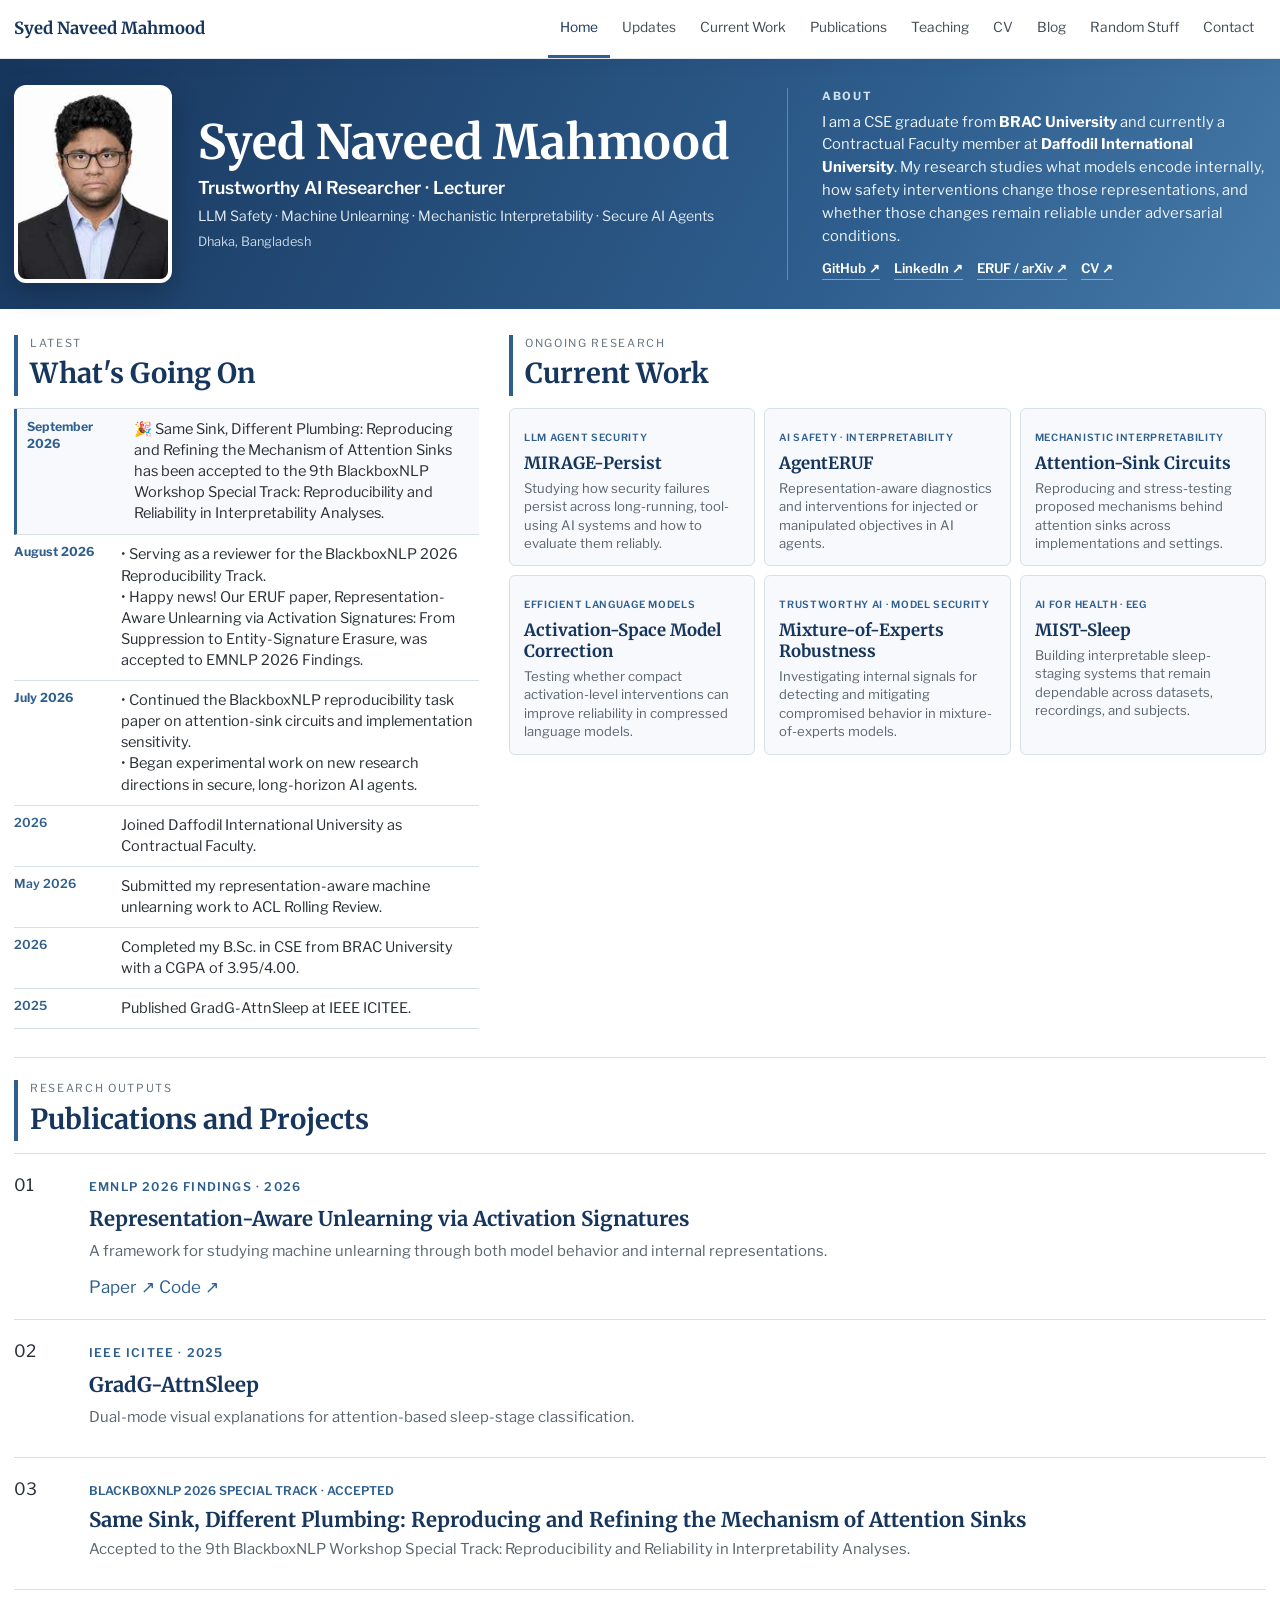
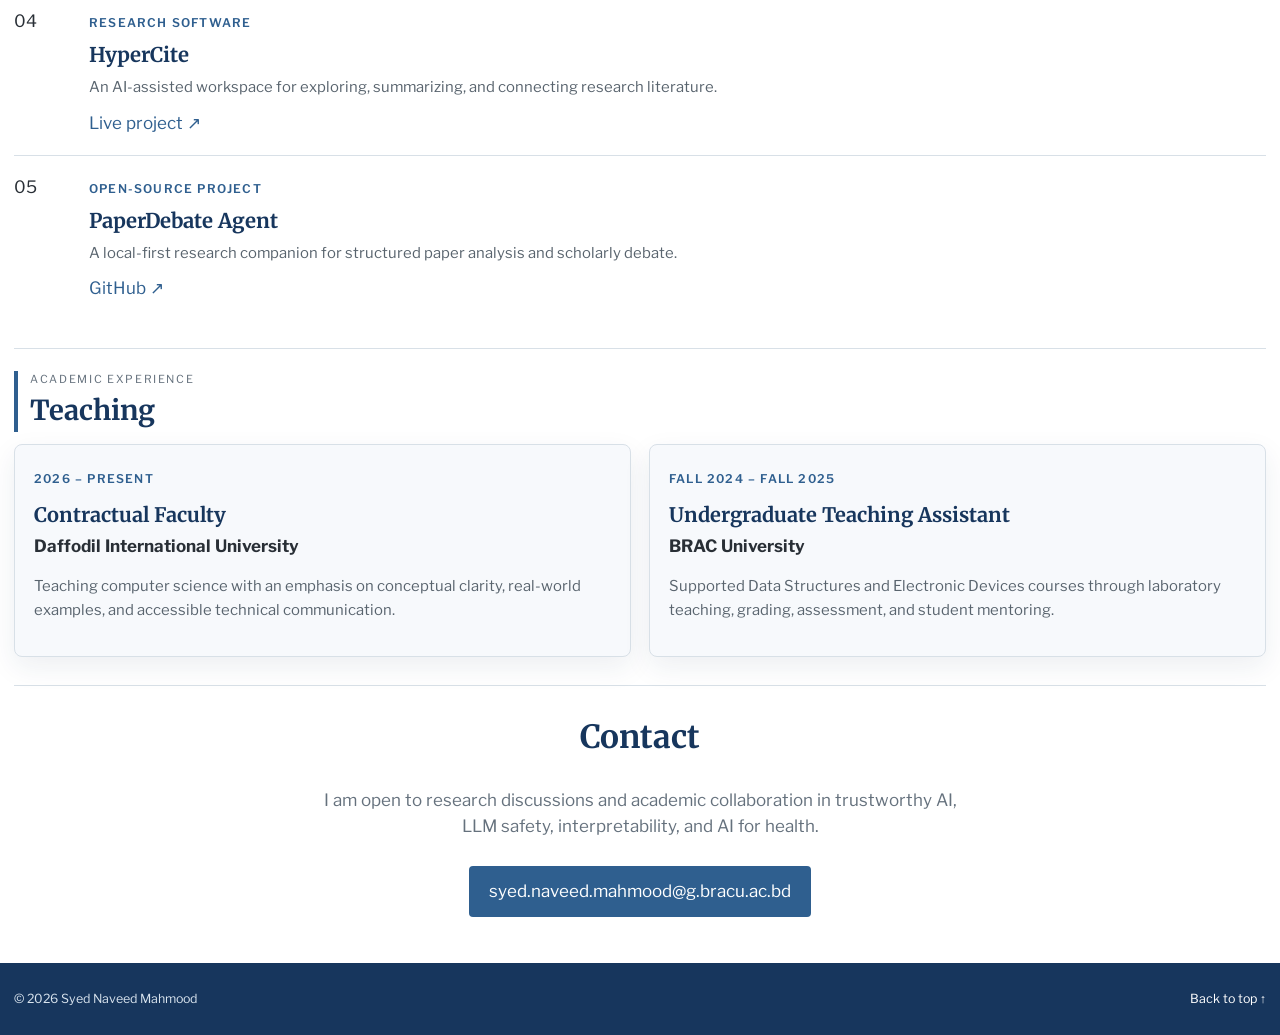
<file: index.html>
<!doctype html>
<html lang="en">
<head>
  <meta charset="utf-8">
  <meta name="viewport" content="width=device-width, initial-scale=1">
  <meta name="description" content="Syed Naveed Mahmood: trustworthy AI researcher and lecturer working on LLM safety, machine unlearning, interpretability, secure AI agents, and AI for health.">
  <title>Syed Naveed Mahmood | Trustworthy AI Researcher</title>
  <link rel="preconnect" href="https://fonts.googleapis.com">
  <link rel="preconnect" href="https://fonts.gstatic.com" crossorigin>
  <link href="https://fonts.googleapis.com/css2?family=Libre+Franklin:wght@400;500;600;700&family=Merriweather:wght@400;700&display=swap" rel="stylesheet">
  <link rel="stylesheet" href="styles.css?v=20260727a">
  <link rel="stylesheet" href="home.css?v=20260821c">
</head>
<body id="home">
  <a class="skip-link" href="#main">Skip to content</a>
  <header class="site-header">
    <div class="nav-wrap">
      <a class="site-name" href="#home">Syed Naveed Mahmood</a>
      <nav aria-label="Primary navigation">
        <a href="#home" aria-current="page">Home</a><a href="#updates">Updates</a><a href="#current-work">Current Work</a><a href="#publications">Publications</a><a href="#teaching">Teaching</a><a href="cv.html">CV</a><a href="blog.html">Blog</a><a href="random.html">Random Stuff</a><a href="#contact">Contact</a>
      </nav>
    </div>
  </header>

  <section class="banner" aria-label="Profile introduction">
    <div class="banner-overlay">
      <div class="page-width hero-grid">
        <div class="identity">
          <img class="profile-photo" src="[data-uri]" alt="Portrait of Syed Naveed Mahmood" width="158" height="198" decoding="async">
          <div>
            <h1>Syed Naveed Mahmood</h1>
            <p>Trustworthy AI Researcher · Lecturer</p>
            <span>LLM Safety · Machine Unlearning · Mechanistic Interpretability · Secure AI Agents</span>
            <span class="identity-location">Dhaka, Bangladesh</span>
          </div>
        </div>

        <aside class="hero-about" aria-label="About Syed Naveed Mahmood">
          <p class="hero-kicker">About</p>
          <p>I am a CSE graduate from <strong>BRAC University</strong> and currently a Contractual Faculty member at <strong>Daffodil International University</strong>. My research studies what models encode internally, how safety interventions change those representations, and whether those changes remain reliable under adversarial conditions.</p>
          <div class="hero-links"><a href="https://github.com/SyedNaveedMahmood">GitHub ↗</a><a href="https://www.linkedin.com/in/syed-naveed-mahmood-64738b329">LinkedIn ↗</a><a href="https://arxiv.org/abs/2601.10566">ERUF / arXiv ↗</a><a href="cv.html">CV ↗</a></div>
        </aside>
      </div>
    </div>
  </section>

  <main id="main" class="page-width content">
    <section class="research-dashboard section-block">
      <div id="updates" class="dashboard-news anchor-section">
        <div class="section-title"><p>Latest</p><h2>What&apos;s Going On</h2></div>
        <div class="updates">
          <div><time>August 2026</time><p>🎉 Happy news! Our ERUF paper, <em>Representation-Aware Unlearning via Activation Signatures: From Suppression to Entity-Signature Erasure</em>, has been accepted to <strong>EMNLP 2026 Findings</strong>!</p></div>
          <div><time>July 2026</time><p>Continued the BlackboxNLP reproducibility task paper on attention-sink circuits and implementation sensitivity.</p></div>
          <div><time>July 2026</time><p>Began experimental work on new research directions in secure, long-horizon AI agents.</p></div>
          <div><time>2026</time><p>Joined Daffodil International University as Contractual Faculty.</p></div>
          <div><time>May 2026</time><p>Submitted my representation-aware machine unlearning work to ACL Rolling Review.</p></div>
          <div><time>2026</time><p>Completed my B.Sc. in CSE from BRAC University with a CGPA of 3.95/4.00.</p></div>
          <div><time>2025</time><p>Published GradG-AttnSleep at IEEE ICITEE.</p></div>
        </div>
      </div>

      <div id="current-work" class="dashboard-projects anchor-section">
        <div class="section-title"><p>Ongoing research</p><h2>Current Work</h2></div>
        <div class="current-grid">
          <article><span>LLM Agent Security</span><h3>MIRAGE-Persist</h3><p>Studying how security failures persist across long-running, tool-using AI systems and how to evaluate them reliably.</p></article>
          <article><span>AI Safety · Interpretability</span><h3>AgentERUF</h3><p>Representation-aware diagnostics and interventions for injected or manipulated objectives in AI agents.</p></article>
          <article><span>Mechanistic Interpretability</span><h3>Attention-Sink Circuits</h3><p>Reproducing and stress-testing proposed mechanisms behind attention sinks across implementations and settings.</p></article>
          <article><span>Efficient Language Models</span><h3>Activation-Space Model Correction</h3><p>Testing whether compact activation-level interventions can improve reliability in compressed language models.</p></article>
          <article><span>Trustworthy AI · Model Security</span><h3>Mixture-of-Experts Robustness</h3><p>Investigating internal signals for detecting and mitigating compromised behavior in mixture-of-experts models.</p></article>
          <article><span>AI for Health · EEG</span><h3>MIST-Sleep</h3><p>Building interpretable sleep-staging systems that remain dependable across datasets, recordings, and subjects.</p></article>
        </div>
      </div>
    </section>

    <section id="publications" class="section-block anchor-section">
      <div class="section-title"><p>Research outputs</p><h2>Publications and Projects</h2></div>
      <div class="publication-list">
        <article><div>01</div><div><small>EMNLP 2026 Findings · 2026</small><h3>Representation-Aware Unlearning via Activation Signatures</h3><p>A framework for studying machine unlearning through both model behavior and internal representations.</p><a href="https://arxiv.org/abs/2601.10566">Paper ↗</a> <a href="https://github.com/SyedNaveedMahmood/Representation-Aware-Unlearning-via-Activation-Signatures-ERUF">Code ↗</a></div></article>
        <article><div>02</div><div><small>IEEE ICITEE · 2025</small><h3>GradG-AttnSleep</h3><p>Dual-mode visual explanations for attention-based sleep-stage classification.</p></div></article>
        <article><div>03</div><div><small>BlackboxNLP Reproducibility Task · Paper in Progress</small><h3>Same Sink, Different Plumbing</h3><p>A reproduction and reliability analysis of a proposed GPT-2 attention-sink circuit.</p></div></article>
        <article><div>04</div><div><small>Research Software</small><h3>HyperCite</h3><p>An AI-assisted workspace for exploring, summarizing, and connecting research literature.</p><a href="https://hypercite.vercel.app/">Live project ↗</a></div></article>
        <article><div>05</div><div><small>Open-source Project</small><h3>PaperDebate Agent</h3><p>A local-first research companion for structured paper analysis and scholarly debate.</p><a href="https://github.com/SyedNaveedMahmood/PaperDebate-Agent">GitHub ↗</a></div></article>
      </div>
    </section>

    <section id="teaching" class="section-block anchor-section">
      <div class="section-title"><p>Academic experience</p><h2>Teaching</h2></div>
      <div class="teaching-grid">
        <article><small>2026 – Present</small><h3>Contractual Faculty</h3><strong>Daffodil International University</strong><p>Teaching computer science with an emphasis on conceptual clarity, real-world examples, and accessible technical communication.</p></article>
        <article><small>Fall 2024 – Fall 2025</small><h3>Undergraduate Teaching Assistant</h3><strong>BRAC University</strong><p>Supported Data Structures and Electronic Devices courses through laboratory teaching, grading, assessment, and student mentoring.</p></article>
      </div>
    </section>

    <section id="contact" class="contact section-block anchor-section"><h2>Contact</h2><p>I am open to research discussions and academic collaboration in trustworthy AI, LLM safety, interpretability, and AI for health.</p><a class="email-button" href="mailto:syed.naveed.mahmood@g.bracu.ac.bd">syed.naveed.mahmood@g.bracu.ac.bd</a></section>
  </main>

  <footer><div class="page-width"><p>© 2026 Syed Naveed Mahmood</p><a href="#home">Back to top ↑</a></div></footer>
</body>
</html>
</file>
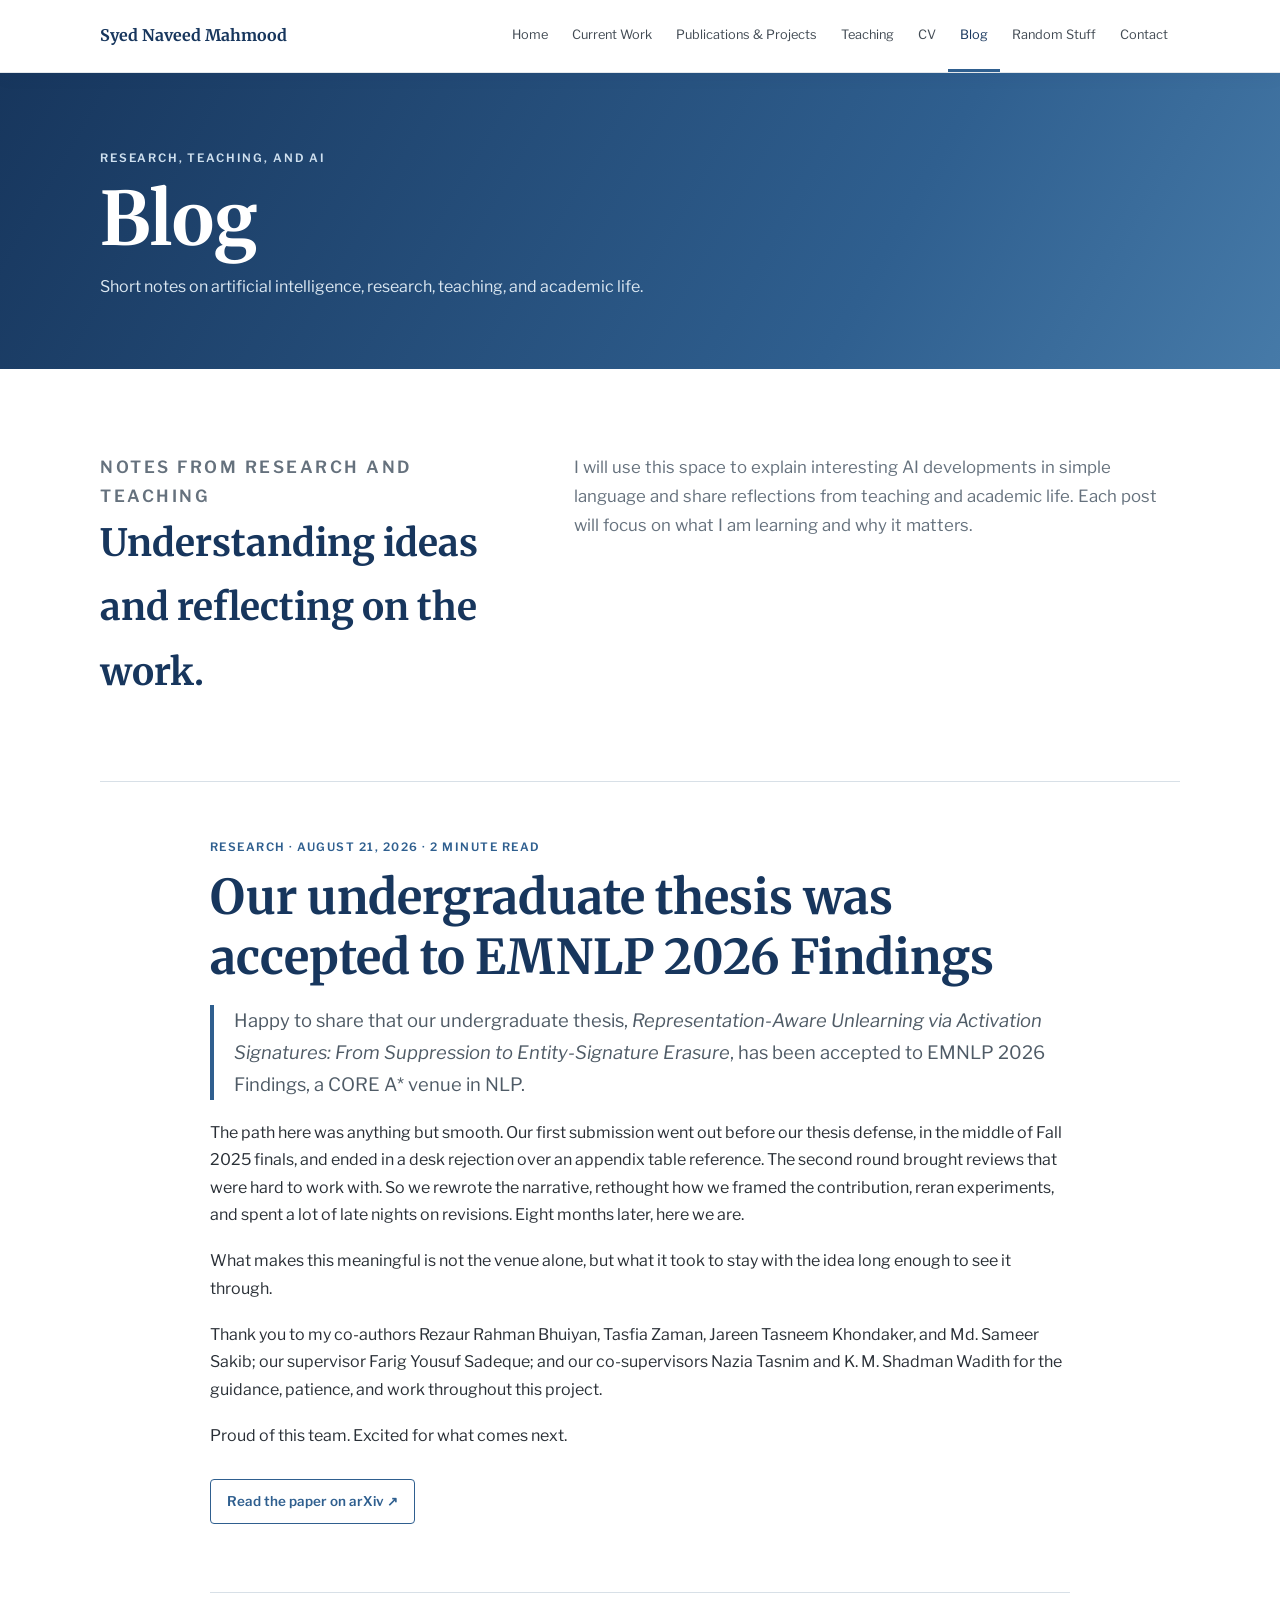
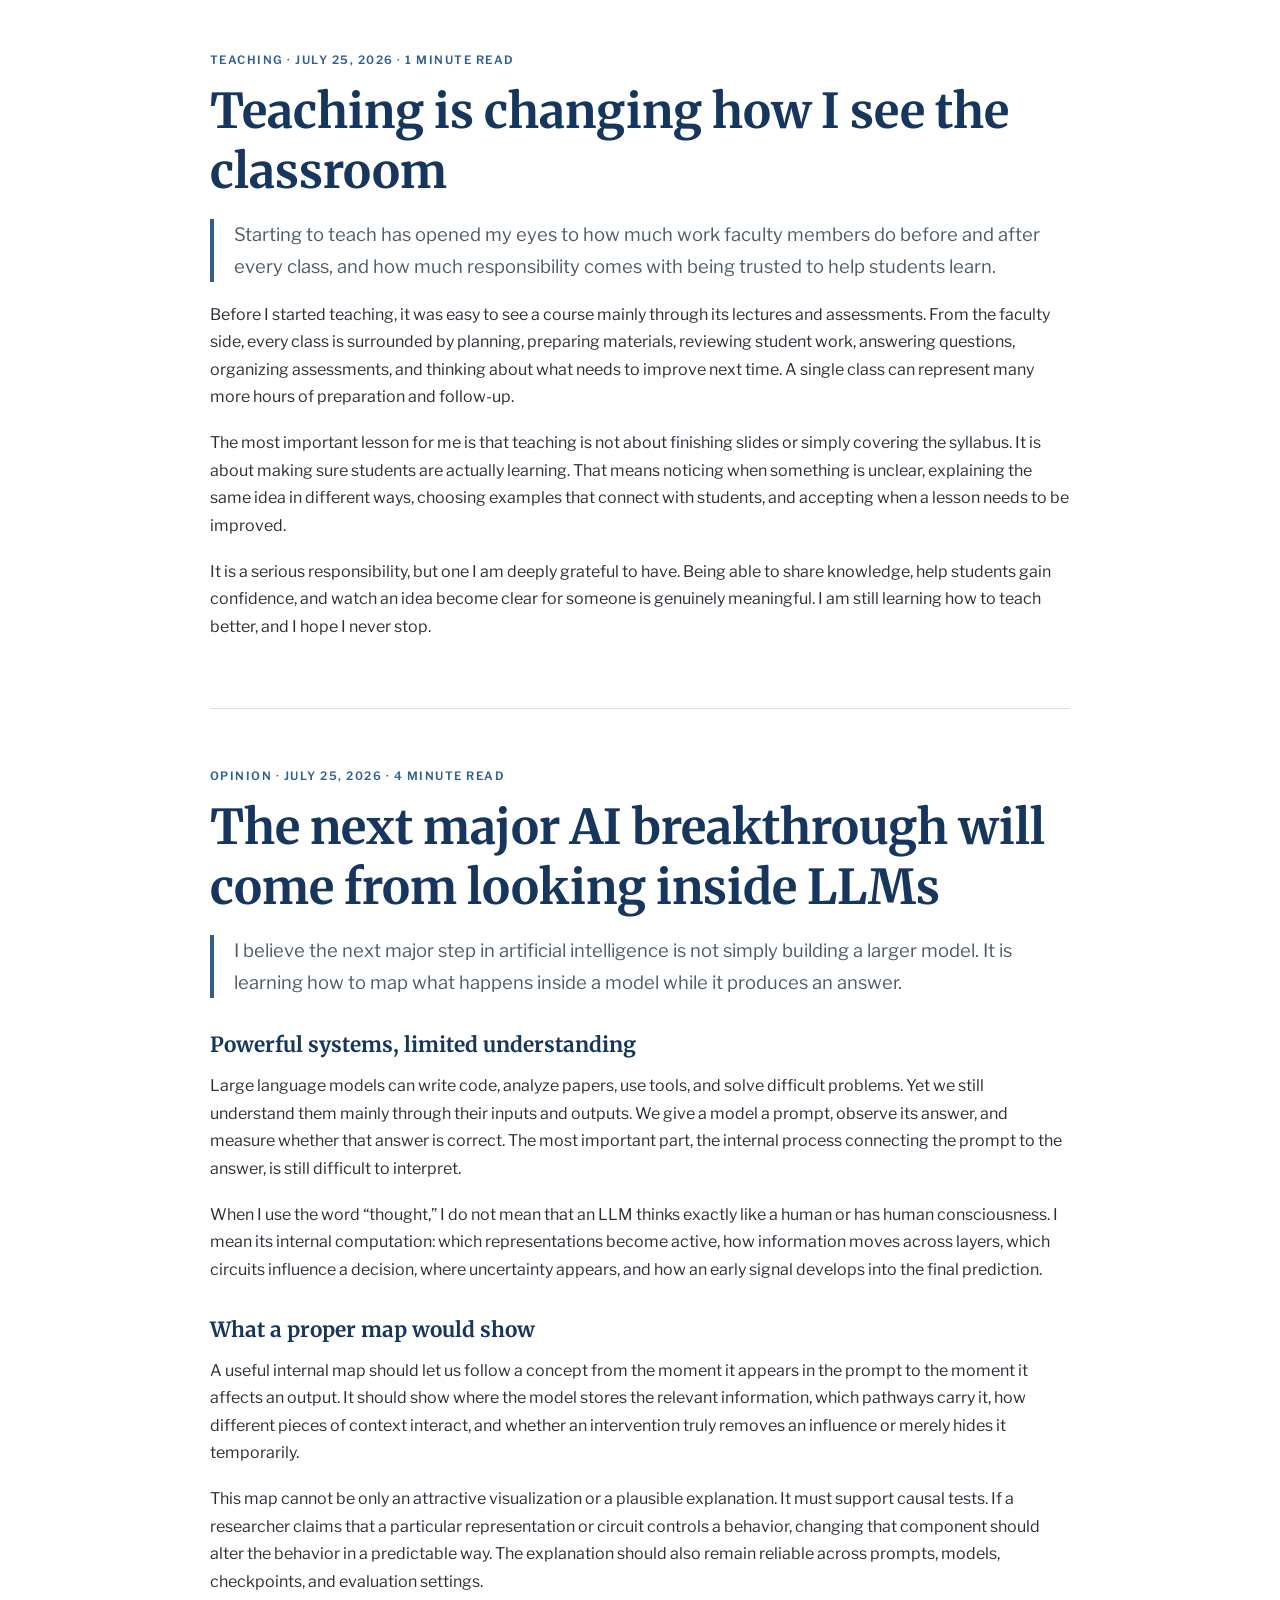
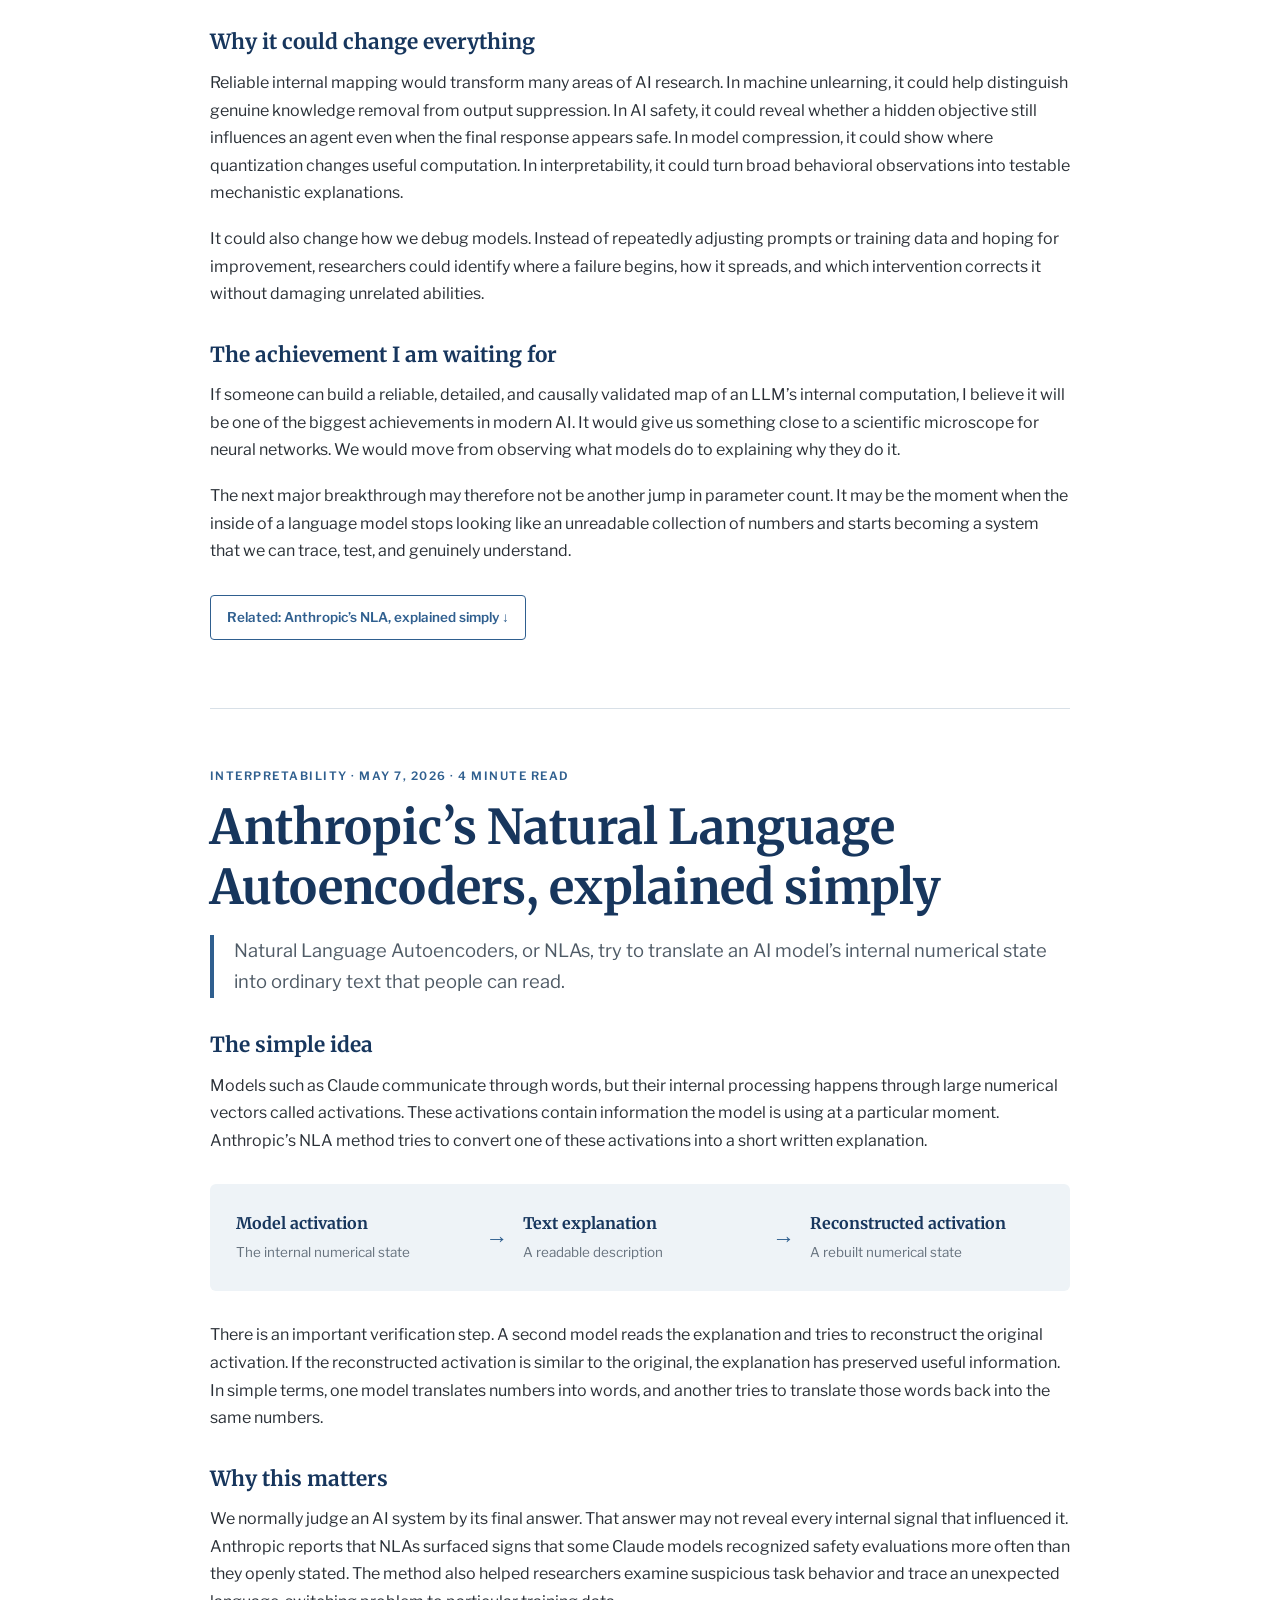
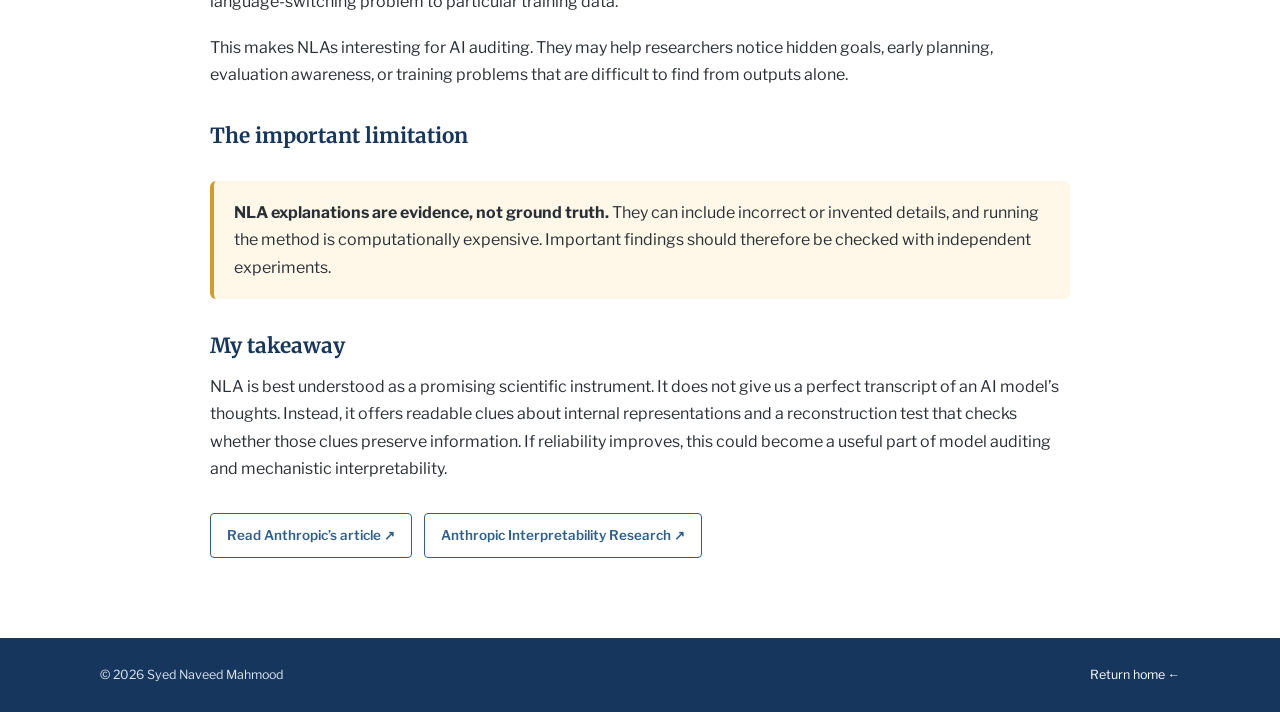
<file: blog.html>
<!doctype html>
<html lang="en">
<head>
  <meta charset="utf-8">
  <meta name="viewport" content="width=device-width, initial-scale=1">
  <meta name="description" content="Notes on AI research, teaching, and academic life by Syed Naveed Mahmood.">
  <title>AI Blog | Syed Naveed Mahmood</title>
  <link rel="preconnect" href="https://fonts.googleapis.com">
  <link rel="preconnect" href="https://fonts.gstatic.com" crossorigin>
  <link href="https://fonts.googleapis.com/css2?family=Libre+Franklin:wght@400;500;600;700&family=Merriweather:wght@400;700&display=swap" rel="stylesheet">
  <link rel="stylesheet" href="styles.css?v=20260727a">
</head>
<body>
  <header class="site-header">
    <div class="nav-wrap">
      <a class="site-name" href="index.html">Syed Naveed Mahmood</a>
      <nav aria-label="Primary navigation">
        <a href="index.html">Home</a>
        <a href="index.html#current-work">Current Work</a>
        <a href="index.html#publications">Publications &amp; Projects</a>
        <a href="index.html#teaching">Teaching</a>
        <a href="cv.html">CV</a>
        <a href="blog.html" aria-current="page">Blog</a>
        <a href="random.html">Random Stuff</a>
        <a href="index.html#contact">Contact</a>
      </nav>
    </div>
  </header>

  <section class="sub-banner">
    <div class="page-width">
      <p>Research, teaching, and AI</p>
      <h1>Blog</h1>
      <span>Short notes on artificial intelligence, research, teaching, and academic life.</span>
    </div>
  </section>

  <main class="page-width blog-page">
    <section class="blog-intro">
      <div>
        <p class="personal-kicker">Notes from research and teaching</p>
        <h2>Understanding ideas and reflecting on the work.</h2>
      </div>
      <p>I will use this space to explain interesting AI developments in simple language and share reflections from teaching and academic life. Each post will focus on what I am learning and why it matters.</p>
    </section>

    <article id="eruf-emnlp-2026" class="blog-post">
      <div class="post-meta">Research · August 21, 2026 · 2 minute read</div>
      <h2>Our undergraduate thesis was accepted to EMNLP 2026 Findings</h2>
      <p class="post-lead">Happy to share that our undergraduate thesis, <em>Representation-Aware Unlearning via Activation Signatures: From Suppression to Entity-Signature Erasure</em>, has been accepted to EMNLP 2026 Findings, a CORE A* venue in NLP.</p>

      <p>The path here was anything but smooth. Our first submission went out before our thesis defense, in the middle of Fall 2025 finals, and ended in a desk rejection over an appendix table reference. The second round brought reviews that were hard to work with. So we rewrote the narrative, rethought how we framed the contribution, reran experiments, and spent a lot of late nights on revisions. Eight months later, here we are.</p>

      <p>What makes this meaningful is not the venue alone, but what it took to stay with the idea long enough to see it through.</p>

      <p>Thank you to my co-authors Rezaur Rahman Bhuiyan, Tasfia Zaman, Jareen Tasneem Khondaker, and Md. Sameer Sakib; our supervisor Farig Yousuf Sadeque; and our co-supervisors Nazia Tasnim and K. M. Shadman Wadith for the guidance, patience, and work throughout this project.</p>

      <p>Proud of this team. Excited for what comes next.</p>

      <div class="source-links">
        <a href="https://arxiv.org/abs/2601.10566" target="_blank" rel="noreferrer">Read the paper on arXiv ↗</a>
      </div>
    </article>

    <article id="learning-to-teach" class="blog-post">
      <div class="post-meta">Teaching · July 25, 2026 · 1 minute read</div>
      <h2>Teaching is changing how I see the classroom</h2>
      <p class="post-lead">Starting to teach has opened my eyes to how much work faculty members do before and after every class, and how much responsibility comes with being trusted to help students learn.</p>

      <p>Before I started teaching, it was easy to see a course mainly through its lectures and assessments. From the faculty side, every class is surrounded by planning, preparing materials, reviewing student work, answering questions, organizing assessments, and thinking about what needs to improve next time. A single class can represent many more hours of preparation and follow-up.</p>

      <p>The most important lesson for me is that teaching is not about finishing slides or simply covering the syllabus. It is about making sure students are actually learning. That means noticing when something is unclear, explaining the same idea in different ways, choosing examples that connect with students, and accepting when a lesson needs to be improved.</p>

      <p>It is a serious responsibility, but one I am deeply grateful to have. Being able to share knowledge, help students gain confidence, and watch an idea become clear for someone is genuinely meaningful. I am still learning how to teach better, and I hope I never stop.</p>
    </article>

    <article id="inside-llm-thoughts" class="blog-post">
      <div class="post-meta">Opinion · July 25, 2026 · 4 minute read</div>
      <h2>The next major AI breakthrough will come from looking inside LLMs</h2>
      <p class="post-lead">I believe the next major step in artificial intelligence is not simply building a larger model. It is learning how to map what happens inside a model while it produces an answer.</p>

      <h3>Powerful systems, limited understanding</h3>
      <p>Large language models can write code, analyze papers, use tools, and solve difficult problems. Yet we still understand them mainly through their inputs and outputs. We give a model a prompt, observe its answer, and measure whether that answer is correct. The most important part, the internal process connecting the prompt to the answer, is still difficult to interpret.</p>

      <p>When I use the word “thought,” I do not mean that an LLM thinks exactly like a human or has human consciousness. I mean its internal computation: which representations become active, how information moves across layers, which circuits influence a decision, where uncertainty appears, and how an early signal develops into the final prediction.</p>

      <h3>What a proper map would show</h3>
      <p>A useful internal map should let us follow a concept from the moment it appears in the prompt to the moment it affects an output. It should show where the model stores the relevant information, which pathways carry it, how different pieces of context interact, and whether an intervention truly removes an influence or merely hides it temporarily.</p>

      <p>This map cannot be only an attractive visualization or a plausible explanation. It must support causal tests. If a researcher claims that a particular representation or circuit controls a behavior, changing that component should alter the behavior in a predictable way. The explanation should also remain reliable across prompts, models, checkpoints, and evaluation settings.</p>

      <h3>Why it could change everything</h3>
      <p>Reliable internal mapping would transform many areas of AI research. In machine unlearning, it could help distinguish genuine knowledge removal from output suppression. In AI safety, it could reveal whether a hidden objective still influences an agent even when the final response appears safe. In model compression, it could show where quantization changes useful computation. In interpretability, it could turn broad behavioral observations into testable mechanistic explanations.</p>

      <p>It could also change how we debug models. Instead of repeatedly adjusting prompts or training data and hoping for improvement, researchers could identify where a failure begins, how it spreads, and which intervention corrects it without damaging unrelated abilities.</p>

      <h3>The achievement I am waiting for</h3>
      <p>If someone can build a reliable, detailed, and causally validated map of an LLM’s internal computation, I believe it will be one of the biggest achievements in modern AI. It would give us something close to a scientific microscope for neural networks. We would move from observing what models do to explaining why they do it.</p>

      <p>The next major breakthrough may therefore not be another jump in parameter count. It may be the moment when the inside of a language model stops looking like an unreadable collection of numbers and starts becoming a system that we can trace, test, and genuinely understand.</p>

      <div class="source-links">
        <a href="#nla">Related: Anthropic’s NLA, explained simply ↓</a>
      </div>
    </article>

    <article id="nla" class="blog-post">
      <div class="post-meta">Interpretability · May 7, 2026 · 4 minute read</div>
      <h2>Anthropic’s Natural Language Autoencoders, explained simply</h2>
      <p class="post-lead">Natural Language Autoencoders, or NLAs, try to translate an AI model’s internal numerical state into ordinary text that people can read.</p>

      <h3>The simple idea</h3>
      <p>Models such as Claude communicate through words, but their internal processing happens through large numerical vectors called activations. These activations contain information the model is using at a particular moment. Anthropic’s NLA method tries to convert one of these activations into a short written explanation.</p>

      <div class="nla-flow" aria-label="Natural Language Autoencoder process">
        <div><strong>Model activation</strong><span>The internal numerical state</span></div>
        <div class="flow-arrow">→</div>
        <div><strong>Text explanation</strong><span>A readable description</span></div>
        <div class="flow-arrow">→</div>
        <div><strong>Reconstructed activation</strong><span>A rebuilt numerical state</span></div>
      </div>

      <p>There is an important verification step. A second model reads the explanation and tries to reconstruct the original activation. If the reconstructed activation is similar to the original, the explanation has preserved useful information. In simple terms, one model translates numbers into words, and another tries to translate those words back into the same numbers.</p>

      <h3>Why this matters</h3>
      <p>We normally judge an AI system by its final answer. That answer may not reveal every internal signal that influenced it. Anthropic reports that NLAs surfaced signs that some Claude models recognized safety evaluations more often than they openly stated. The method also helped researchers examine suspicious task behavior and trace an unexpected language-switching problem to particular training data.</p>

      <p>This makes NLAs interesting for AI auditing. They may help researchers notice hidden goals, early planning, evaluation awareness, or training problems that are difficult to find from outputs alone.</p>

      <h3>The important limitation</h3>
      <div class="post-note"><strong>NLA explanations are evidence, not ground truth.</strong> They can include incorrect or invented details, and running the method is computationally expensive. Important findings should therefore be checked with independent experiments.</div>

      <h3>My takeaway</h3>
      <p>NLA is best understood as a promising scientific instrument. It does not give us a perfect transcript of an AI model’s thoughts. Instead, it offers readable clues about internal representations and a reconstruction test that checks whether those clues preserve information. If reliability improves, this could become a useful part of model auditing and mechanistic interpretability.</p>

      <div class="source-links">
        <a href="https://www.anthropic.com/research/natural-language-autoencoders" target="_blank" rel="noreferrer">Read Anthropic’s article ↗</a>
        <a href="https://www.anthropic.com/research/team/interpretability" target="_blank" rel="noreferrer">Anthropic Interpretability Research ↗</a>
      </div>
    </article>
  </main>

  <footer><div class="page-width"><p>© 2026 Syed Naveed Mahmood</p><a href="index.html">Return home ←</a></div></footer>
</body>
</html>
</file>
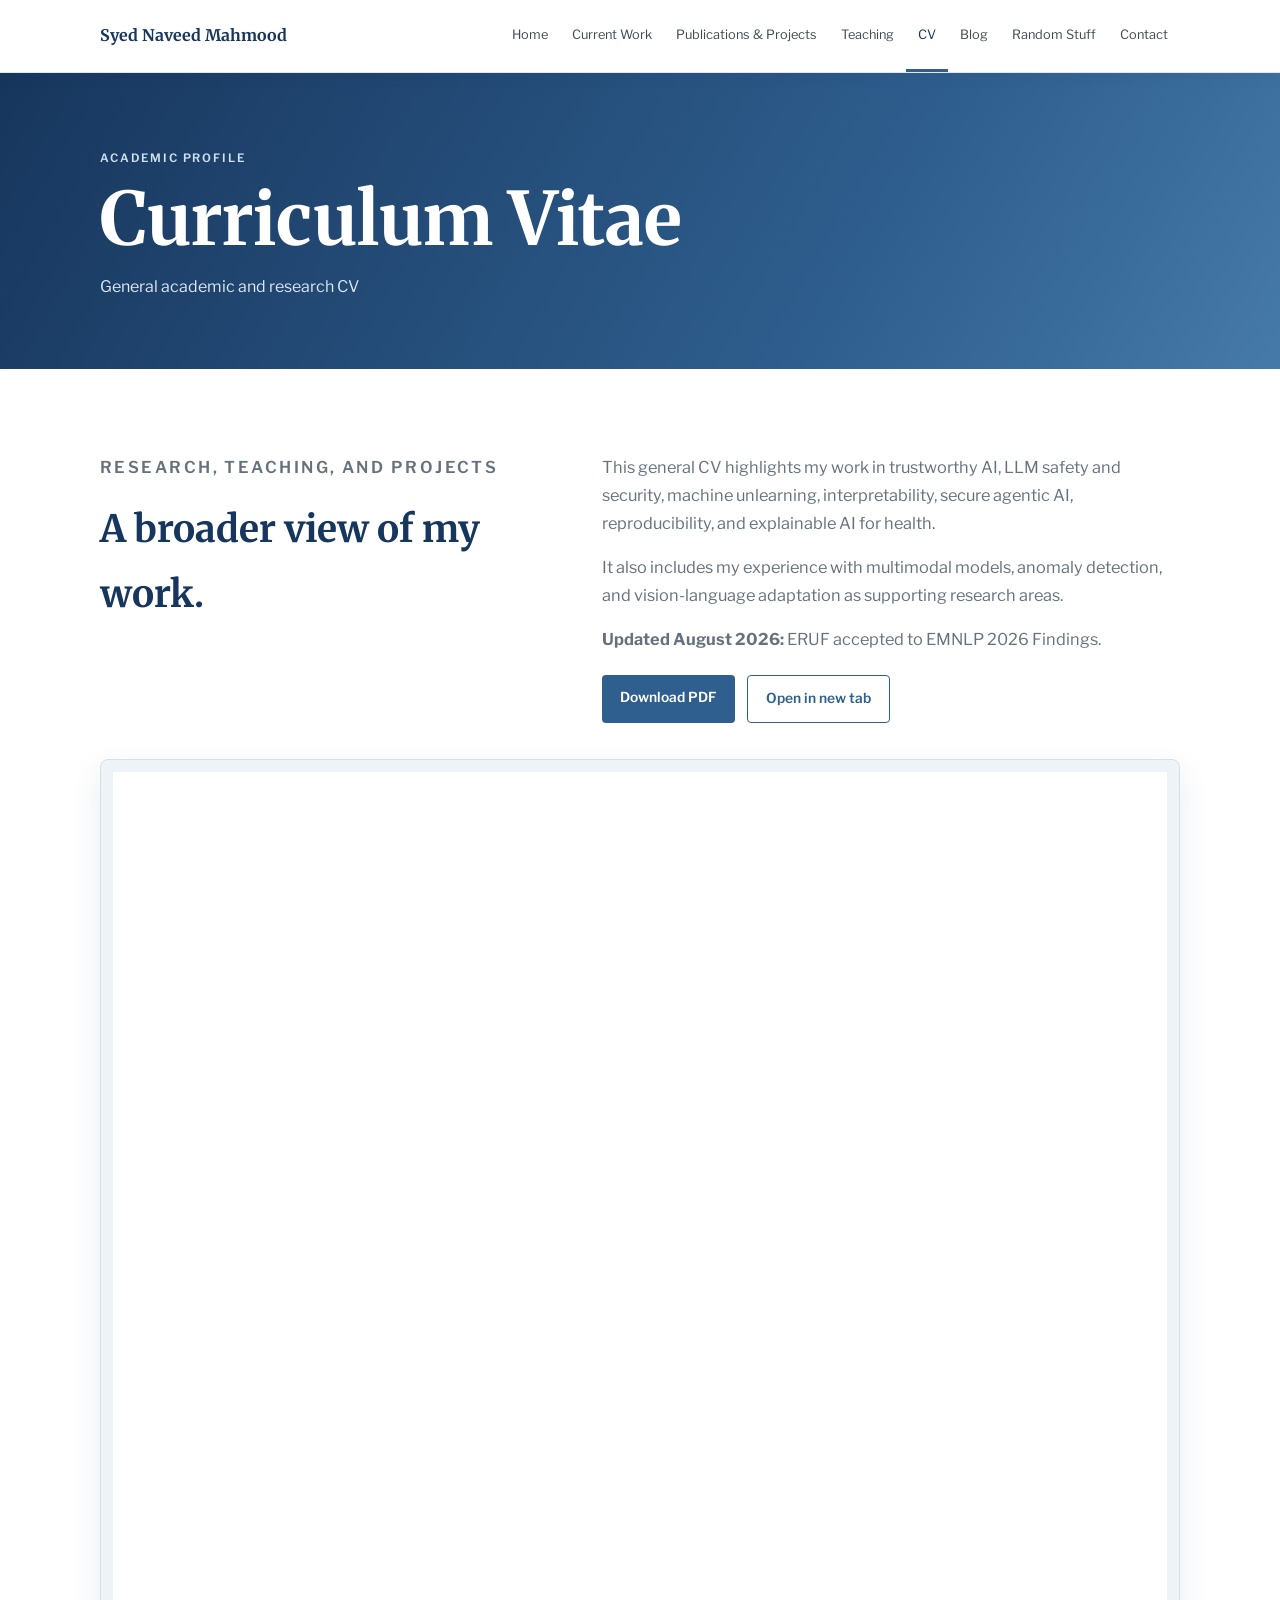
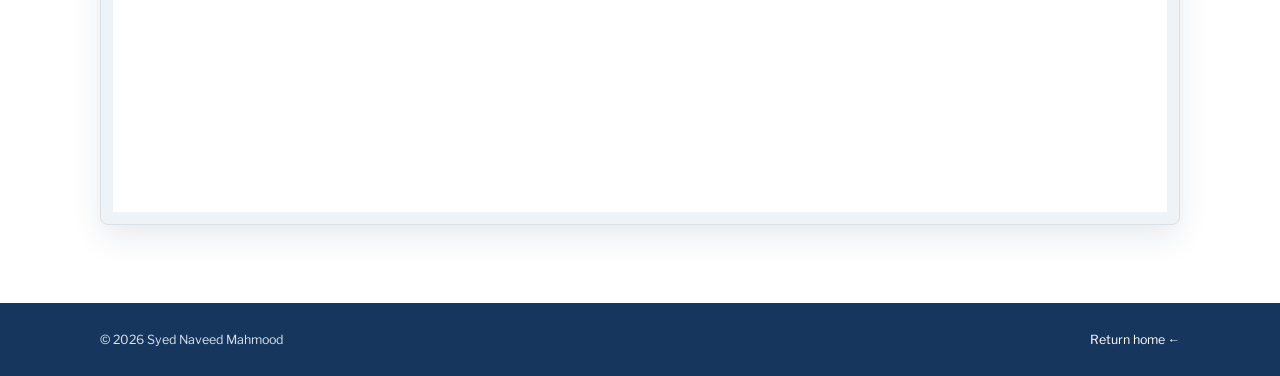
<file: cv.html>
<!doctype html>
<html lang="en">
<head>
  <meta charset="utf-8">
  <meta name="viewport" content="width=device-width, initial-scale=1">
  <meta name="description" content="General academic and research curriculum vitae of Syed Naveed Mahmood.">
  <title>Curriculum Vitae | Syed Naveed Mahmood</title>
  <link rel="preconnect" href="https://fonts.googleapis.com">
  <link rel="preconnect" href="https://fonts.gstatic.com" crossorigin>
  <link href="https://fonts.googleapis.com/css2?family=Libre+Franklin:wght@400;500;600;700&family=Merriweather:wght@400;700&display=swap" rel="stylesheet">
  <link rel="stylesheet" href="styles.css?v=20260727a">
</head>
<body>
  <header class="site-header">
    <div class="nav-wrap">
      <a class="site-name" href="index.html">Syed Naveed Mahmood</a>
      <nav aria-label="Primary navigation">
        <a href="index.html">Home</a>
        <a href="index.html#current-work">Current Work</a>
        <a href="index.html#publications">Publications &amp; Projects</a>
        <a href="index.html#teaching">Teaching</a>
        <a href="cv.html" aria-current="page">CV</a>
        <a href="blog.html">Blog</a>
        <a href="random.html">Random Stuff</a>
        <a href="index.html#contact">Contact</a>
      </nav>
    </div>
  </header>

  <section class="sub-banner">
    <div class="page-width">
      <p>Academic profile</p>
      <h1>Curriculum Vitae</h1>
      <span>General academic and research CV</span>
    </div>
  </section>

  <main class="page-width cv-page">
    <section class="cv-intro">
      <div>
        <p class="personal-kicker">Research, teaching, and projects</p>
        <h2>A broader view of my work.</h2>
      </div>
      <div>
        <p>This general CV highlights my work in trustworthy AI, LLM safety and security, machine unlearning, interpretability, secure agentic AI, reproducibility, and explainable AI for health.</p>
        <p>It also includes my experience with multimodal models, anomaly detection, and vision-language adaptation as supporting research areas.</p>
        <p><strong>Updated August 2026:</strong> ERUF accepted to EMNLP 2026 Findings.</p>
        <div class="cv-actions">
          <a id="cv-download" class="cv-button" href="assets/Syed_Naveed_Mahmood_CV.pdf" download="Syed_Naveed_Mahmood_CV.pdf">Download PDF</a>
          <a id="cv-open" class="cv-button secondary" href="assets/Syed_Naveed_Mahmood_CV.pdf" target="_blank" rel="noreferrer">Open in new tab</a>
        </div>
      </div>
    </section>
    <div class="cv-frame-wrap">
      <iframe id="cv-frame" class="cv-frame" src="assets/Syed_Naveed_Mahmood_CV.pdf#view=FitH" title="Syed Naveed Mahmood CV"></iframe>
    </div>
  </main>

  <footer><div class="page-width"><p>© 2026 Syed Naveed Mahmood</p><a href="index.html">Return home ←</a></div></footer>

  <script>
    const cvParts = [
      'assets/cv-data/cv-01.txt',
      'assets/cv-data/cv-02.txt',
      'assets/cv-data/cv-03.txt',
      'assets/cv-data/cv-04.txt',
      'assets/cv-data/cv-05.txt'
    ];

    Promise.all(cvParts.map(path => fetch(path).then(response => {
      if (!response.ok) throw new Error(`Could not load ${path}`);
      return response.text();
    })))
      .then(parts => {
        const cvBase64 = parts.join('');
        const cvBytes = Uint8Array.from(atob(cvBase64), char => char.charCodeAt(0));
        const cvUrl = URL.createObjectURL(new Blob([cvBytes], { type: 'application/pdf' }));
        document.getElementById('cv-download').href = cvUrl;
        document.getElementById('cv-open').href = cvUrl;
        document.getElementById('cv-frame').src = cvUrl + '#view=FitH';
      })
      .catch(error => {
        console.error('Unable to load the updated CV:', error);
      });
  </script>
</body>
</html>
</file>
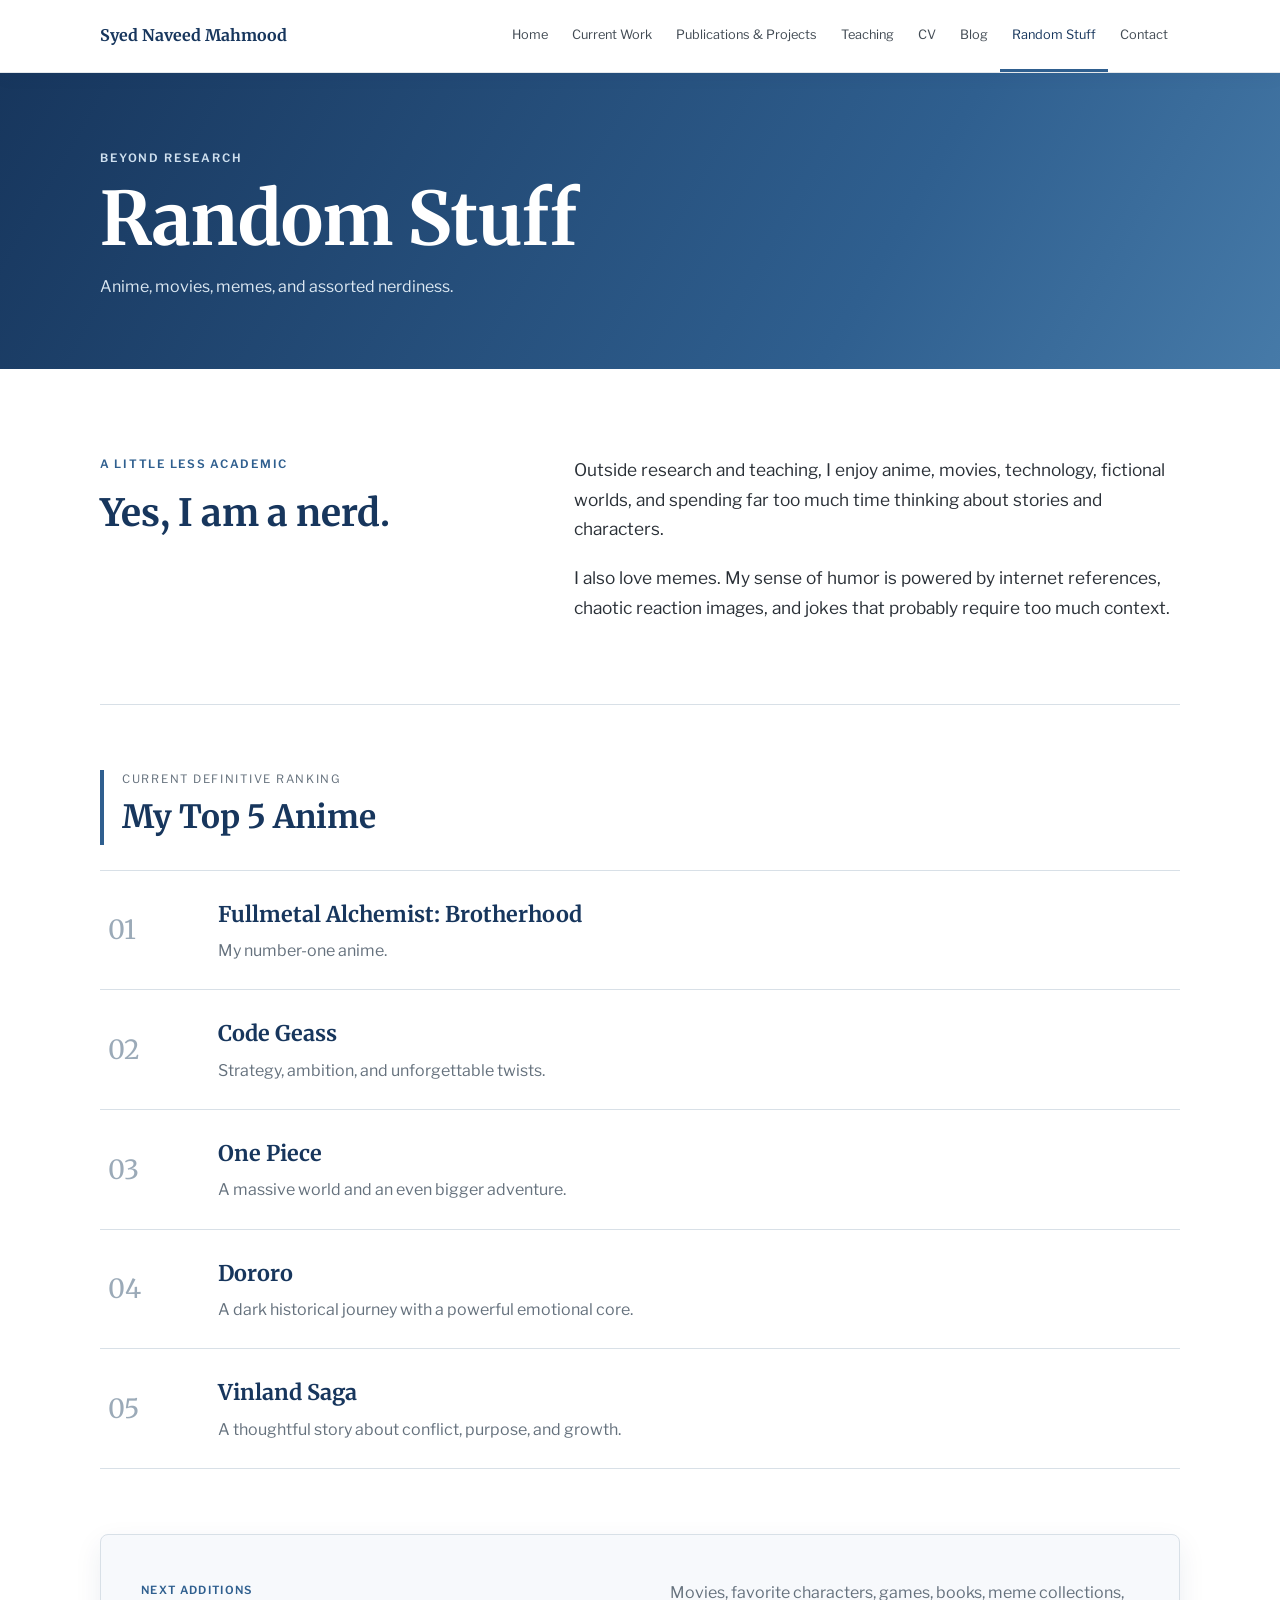
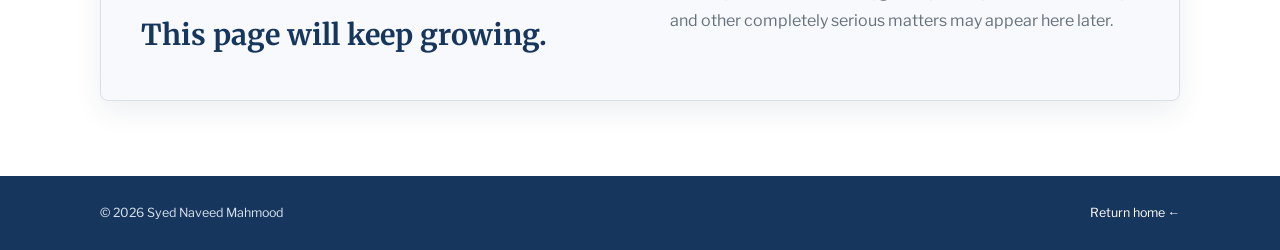
<file: random.html>
<!doctype html>
<html lang="en">
<head>
  <meta charset="utf-8">
  <meta name="viewport" content="width=device-width, initial-scale=1">
  <meta name="description" content="Anime, movies, memes, and other random interests of Syed Naveed Mahmood.">
  <title>Random Stuff | Syed Naveed Mahmood</title>
  <link rel="preconnect" href="https://fonts.googleapis.com">
  <link rel="preconnect" href="https://fonts.gstatic.com" crossorigin>
  <link href="https://fonts.googleapis.com/css2?family=Libre+Franklin:wght@400;500;600;700&family=Merriweather:wght@400;700&display=swap" rel="stylesheet">
  <link rel="stylesheet" href="styles.css?v=20260727a">
</head>
<body>
  <header class="site-header">
    <div class="nav-wrap">
      <a class="site-name" href="index.html">Syed Naveed Mahmood</a>
      <nav aria-label="Primary navigation">
        <a href="index.html">Home</a>
        <a href="index.html#current-work">Current Work</a>
        <a href="index.html#publications">Publications &amp; Projects</a>
        <a href="index.html#teaching">Teaching</a>
        <a href="cv.html">CV</a>
        <a href="blog.html">Blog</a>
        <a href="random.html" aria-current="page">Random Stuff</a>
        <a href="index.html#contact">Contact</a>
      </nav>
    </div>
  </header>

  <section class="sub-banner">
    <div class="page-width">
      <p>Beyond research</p>
      <h1>Random Stuff</h1>
      <span>Anime, movies, memes, and assorted nerdiness.</span>
    </div>
  </section>

  <main class="page-width personal-page">
    <section class="personal-intro">
      <div>
        <p class="personal-kicker">A little less academic</p>
        <h2>Yes, I am a nerd.</h2>
      </div>
      <div>
        <p>Outside research and teaching, I enjoy anime, movies, technology, fictional worlds, and spending far too much time thinking about stories and characters.</p>
        <p>I also love memes. My sense of humor is powered by internet references, chaotic reaction images, and jokes that probably require too much context.</p>
      </div>
    </section>

    <section class="anime-section">
      <div class="section-title"><p>Current definitive ranking</p><h2>My Top 5 Anime</h2></div>
      <ol class="anime-list">
        <li><span class="anime-rank">01</span><div><h3>Fullmetal Alchemist: Brotherhood</h3><p>My number-one anime.</p></div></li>
        <li><span class="anime-rank">02</span><div><h3>Code Geass</h3><p>Strategy, ambition, and unforgettable twists.</p></div></li>
        <li><span class="anime-rank">03</span><div><h3>One Piece</h3><p>A massive world and an even bigger adventure.</p></div></li>
        <li><span class="anime-rank">04</span><div><h3>Dororo</h3><p>A dark historical journey with a powerful emotional core.</p></div></li>
        <li><span class="anime-rank">05</span><div><h3>Vinland Saga</h3><p>A thoughtful story about conflict, purpose, and growth.</p></div></li>
      </ol>
    </section>

    <section class="more-random">
      <div><span>Next additions</span><h2>This page will keep growing.</h2></div>
      <p>Movies, favorite characters, games, books, meme collections, and other completely serious matters may appear here later.</p>
    </section>
  </main>

  <footer><div class="page-width"><p>© 2026 Syed Naveed Mahmood</p><a href="index.html">Return home ←</a></div></footer>
</body>
</html>
</file>
<file: styles.css>
:root{--navy:#17365d;--blue:#2f5f8f;--light:#eef3f7;--ink:#292f36;--muted:#65717d;--line:#d8e0e7}*{box-sizing:border-box}html{scroll-behavior:smooth}body{margin:0;color:var(--ink);font:16px/1.72 'Libre Franklin',Arial,sans-serif}a{color:var(--blue);text-decoration:none}a:hover{text-decoration:underline}.page-width,.nav-wrap{width:min(1080px,calc(100% - 40px));margin:auto}.site-header{background:#fff;border-bottom:1px solid #e3e7eb;position:sticky;top:0;z-index:20}.nav-wrap{min-height:72px;display:flex;align-items:center;justify-content:space-between;gap:30px}.site-name,h1,h2,h3{font-family:Merriweather,Georgia,serif;color:var(--navy)}.site-name{font-weight:700}nav{display:flex;align-self:stretch}nav a{color:#414a53;display:flex;align-items:center;padding:0 12px;font-size:.8rem;border-bottom:3px solid transparent}nav a:hover{border-bottom-color:var(--blue);text-decoration:none}.banner{min-height:350px;background:linear-gradient(110deg,rgba(17,43,73,.95),rgba(47,95,143,.72)),linear-gradient(145deg,#17365d,#527b9e);display:flex}.banner-overlay{width:100%;display:flex;align-items:flex-end}.identity{display:flex;align-items:center;gap:30px;color:#fff;padding-bottom:42px}.identity img{width:150px;height:150px;border-radius:50%;object-fit:cover;border:5px solid #fff;box-shadow:0 8px 25px #0004}.identity h1{color:#fff;font-size:clamp(2.2rem,5vw,3.8rem);line-height:1.12;margin:0 0 10px}.identity p{font-size:1.2rem;margin:0}.identity span{color:#dfeaf3;font-size:.9rem}.content{padding-top:50px}.section-block{padding:45px 0 60px;border-bottom:1px solid var(--line)}.anchor-section{scroll-margin-top:72px}.home-grid{display:grid;grid-template-columns:2.2fr .8fr;gap:65px;padding-top:18px}h2{font-size:2rem;margin:0 0 24px}.main-copy p{margin:0 0 1.25rem}.profile-card{background:var(--light);padding:28px;align-self:start;border-top:5px solid var(--blue)}.profile-card h3{font-family:'Libre Franklin';font-size:1rem;margin:0 0 10px}.profile-card h3:nth-of-type(2){margin-top:28px}.profile-card ul{padding-left:20px;color:#4d5964;font-size:.9rem}.quick-links{display:grid;grid-template-columns:1fr 1fr;gap:8px;font-size:.86rem}.section-title{border-left:5px solid var(--blue);padding-left:18px;margin-bottom:25px}.section-title p{color:var(--muted);font-size:.72rem;letter-spacing:.15em;text-transform:uppercase;margin:0}.section-title h2{margin:0}.section-intro{max-width:760px;color:var(--muted)}.current-grid,.teaching-grid{display:grid;grid-template-columns:1fr 1fr;gap:18px}.current-grid article{border:1px solid var(--line);padding:25px}.current-grid span,small{color:var(--blue);font-size:.7rem;font-weight:600;letter-spacing:.1em;text-transform:uppercase}.current-grid h3{font-size:1.28rem;margin:8px 0 12px}.current-grid p,.publication-list p,.teaching-grid p{color:#59646e;font-size:.91rem}.publication-list article{display:grid;grid-template-columns:55px 1fr;gap:20px;padding:28px 0;border-top:1px solid var(--line)}.publication-list h3{font-size:1.35rem;margin:5px 0 8px}.publication-list p{margin:0 0 10px}.teaching-grid article{padding:28px;background:var(--light)}.teaching-grid h3{font-size:1.35rem;margin:8px 0 3px}.updates{border-top:1px solid var(--line)}.updates>div{display:grid;grid-template-columns:175px 1fr;gap:25px;padding:17px 0;border-bottom:1px solid var(--line)}.updates time{color:var(--blue);font-weight:600;font-size:.82rem}.updates p{margin:0}.contact{text-align:center;border:0;padding-bottom:80px}.contact p{max-width:670px;margin:0 auto 26px;color:var(--muted)}.email-button{display:inline-block;padding:12px 20px;color:#fff;background:var(--blue)}.email-button:hover{background:var(--navy);text-decoration:none}footer{background:var(--navy);color:#d9e4ee;padding:26px 0;font-size:.78rem}footer .page-width{display:flex;justify-content:space-between}footer p{margin:0}footer a{color:#fff}@media(max-width:860px){nav a{padding:0 7px;font-size:.7rem}.home-grid{grid-template-columns:1fr;gap:30px}.profile-card{max-width:480px}.current-grid,.teaching-grid{grid-template-columns:1fr}}@media(max-width:650px){.page-width,.nav-wrap{width:calc(100% - 30px)}.site-header{position:static}.nav-wrap{display:block;padding-top:14px}.site-name{display:block}nav{overflow-x:auto}nav a{white-space:nowrap;height:44px;padding:0 10px}.banner{min-height:390px}.identity{display:block;padding-bottom:32px}.identity img{width:110px;height:110px;margin-bottom:20px}.identity h1{font-size:2.25rem}.content{padding-top:25px}.current-grid article{padding:21px}.publication-list article{grid-template-columns:36px 1fr}.updates>div{grid-template-columns:1fr;gap:4px}footer .page-width{display:block}}@media(prefers-reduced-motion:reduce){html{scroll-behavior:auto}}
nav a[aria-current="page"]{color:var(--navy);border-bottom-color:var(--blue)}.sub-banner{background:linear-gradient(115deg,#17365d,#3f6f9b);color:#fff;padding:76px 0 68px}.sub-banner p{font-size:.72rem;font-weight:600;letter-spacing:.16em;text-transform:uppercase;color:#cfe0ef;margin:0 0 8px}.sub-banner h1{color:#fff;font-size:clamp(2.6rem,6vw,4.6rem);margin:0;line-height:1.15}.sub-banner span{display:block;color:#dce8f2;margin-top:12px}.personal-page{padding-top:38px}.personal-intro{display:grid;grid-template-columns:.8fr 1.2fr;gap:70px;padding:48px 0 62px;border-bottom:1px solid var(--line)}.personal-kicker{color:var(--blue);font-size:.72rem;font-weight:600;letter-spacing:.15em;text-transform:uppercase;margin:0 0 6px}.personal-intro h2{font-size:2.35rem}.personal-intro>div:last-child p{font-size:1.08rem;margin:0 0 1.2rem}.anime-section{padding:65px 0}.anime-list{list-style:none;padding:0;margin:0;border-top:1px solid var(--line)}.anime-list li{display:grid;grid-template-columns:90px 1fr;gap:20px;align-items:center;padding:25px 8px;border-bottom:1px solid var(--line)}.anime-rank{font-family:Merriweather,Georgia,serif;color:#9baab8;font-size:1.65rem}.anime-list h3{font-size:1.35rem;margin:0 0 4px}.anime-list p{color:var(--muted);margin:0}.more-random{display:grid;grid-template-columns:1fr 1fr;gap:60px;background:var(--light);padding:40px;margin-bottom:75px}.more-random span{color:var(--blue);font-size:.7rem;font-weight:600;letter-spacing:.12em;text-transform:uppercase}.more-random h2{font-size:1.8rem;margin:8px 0 0}.more-random>p{color:var(--muted);margin:4px 0 0}@media(max-width:750px){.personal-intro,.more-random{grid-template-columns:1fr;gap:20px}.sub-banner{padding:52px 0}.anime-list li{grid-template-columns:58px 1fr}.more-random{padding:28px;margin-bottom:50px}}

.cv-page{padding-top:42px;padding-bottom:78px}.cv-intro{display:grid;grid-template-columns:1fr 1.3fr;gap:58px;align-items:start;padding:42px 0 36px}.cv-intro h2{font-size:2.35rem}.cv-intro p{color:var(--muted);font-size:1.02rem;margin:0 0 1rem}.cv-actions{display:flex;flex-wrap:wrap;gap:12px;margin-top:22px}.cv-button{display:inline-block;padding:11px 18px;background:var(--blue);color:#fff;font-weight:600;font-size:.86rem}.cv-button.secondary{background:#fff;color:var(--blue);border:1px solid var(--blue)}.cv-button:hover{background:var(--navy);color:#fff;text-decoration:none}.cv-frame-wrap{border:1px solid var(--line);background:var(--light);padding:12px;box-shadow:0 12px 30px rgba(23,54,93,.1)}.cv-frame{display:block;width:100%;height:1040px;border:0;background:#fff}@media(max-width:750px){.cv-intro{grid-template-columns:1fr;gap:12px;padding-top:30px}.cv-frame{height:720px}.cv-page{padding-top:24px;padding-bottom:50px}}

.blog-page{padding-top:42px;padding-bottom:80px}.blog-intro{display:grid;grid-template-columns:.8fr 1.2fr;gap:70px;padding:42px 0 52px;border-bottom:1px solid var(--line)}.blog-intro h2{font-size:2.35rem}.blog-intro p{color:var(--muted);font-size:1.05rem;margin:0}.blog-post{max-width:860px;margin:56px auto 0}.post-meta{color:var(--blue);font-size:.72rem;font-weight:600;letter-spacing:.13em;text-transform:uppercase}.blog-post h2{font-size:clamp(2rem,4vw,3rem);line-height:1.25;margin:10px 0 18px}.post-lead{font-size:1.15rem;color:#4f5b66;border-left:4px solid var(--blue);padding-left:20px}.nla-flow{display:grid;grid-template-columns:1fr auto 1fr auto 1fr;align-items:center;gap:15px;background:var(--light);padding:26px;margin:30px 0}.nla-flow strong{display:block;color:var(--navy);font-family:Merriweather,Georgia,serif}.nla-flow span{color:var(--muted);font-size:.84rem}.flow-arrow{color:var(--blue);font-size:1.4rem}.blog-post h3{font-size:1.3rem;margin:30px 0 8px}.blog-post p{margin:0 0 1.15rem}.post-note{background:#fff8e8;border-left:4px solid #d39b2a;padding:18px 20px;margin:26px 0}.source-links{display:flex;flex-wrap:wrap;gap:12px;margin-top:30px}.source-links a{display:inline-block;padding:10px 16px;border:1px solid var(--blue);font-weight:600;font-size:.84rem}.source-links a:hover{background:var(--blue);color:#fff;text-decoration:none}@media(max-width:750px){.blog-intro{grid-template-columns:1fr;gap:12px;padding-top:30px}.blog-page{padding-top:24px}.nla-flow{grid-template-columns:1fr;gap:8px}.flow-arrow{transform:rotate(90deg);justify-self:center}}

.blog-post+.blog-post{border-top:1px solid var(--line);padding-top:58px;margin-top:68px}.blog-post[id]{scroll-margin-top:92px}


/* Shared visual polish */
:root{--surface:#f7f9fc;--surface-strong:#eef3f7;--shadow:0 10px 28px rgba(23,54,93,.08)}
body{background:#fff}
.skip-link{position:fixed;left:16px;top:-64px;z-index:100;padding:10px 14px;background:#fff;color:var(--navy);border:2px solid var(--blue);border-radius:4px;font-weight:600}
.skip-link:focus{top:12px}
a:focus-visible{outline:3px solid #8bb7df;outline-offset:3px;border-radius:2px}
.site-header{box-shadow:0 3px 18px rgba(23,54,93,.05)}
.banner,.sub-banner{background:linear-gradient(120deg,#17365d 0%,#2f5f8f 68%,#467aa8 100%)}
.identity img{background:#fff}
.current-grid article,.teaching-grid article,.profile-card,.more-random{background:var(--surface);border:1px solid var(--line);border-radius:8px;box-shadow:var(--shadow)}
.profile-card{border-top:5px solid var(--blue)}
.current-grid article,.teaching-grid article{transition:transform .18s ease,box-shadow .18s ease,border-color .18s ease}
.current-grid article:hover,.teaching-grid article:hover{transform:translateY(-2px);box-shadow:0 14px 34px rgba(23,54,93,.12);border-color:#c7d5e1}
.section-title{border-left-width:4px}
.email-button,.cv-button,.source-links a{border-radius:4px}
.cv-frame-wrap{border-radius:8px;overflow:hidden}
.post-note,.nla-flow{border-radius:6px}
.sub-banner+.page-width,.sub-banner+main{position:relative}
@media(max-width:650px){.identity{padding-top:30px}.identity img{box-shadow:0 6px 20px rgba(0,0,0,.28)}}
@media(prefers-reduced-motion:reduce){.current-grid article,.teaching-grid article{transition:none}.current-grid article:hover,.teaching-grid article:hover{transform:none}}
</file>
<file: home.css>
/* Homepage-only compact research layout */

body{font-size:17px;line-height:1.58}
.page-width,.nav-wrap{width:min(1420px,calc(100% - 28px))}
.nav-wrap{min-height:58px}
nav a{font-size:.86rem}
.site-name{font-size:1.04rem}

.banner{min-height:250px}
.banner-overlay{align-items:stretch}
.hero-grid{display:grid;grid-template-columns:1.2fr .8fr;gap:54px;align-items:center;padding:24px 0}
.identity{gap:26px;padding:0;align-items:center}
.identity img{width:158px;height:198px;border-width:4px;border-radius:12px;object-fit:cover;object-position:center 22%;flex:0 0 auto;box-shadow:0 10px 28px rgba(0,0,0,.24)}
.identity h1{font-size:clamp(2.1rem,3.7vw,3.25rem);margin-bottom:5px}
.identity p{font-size:1.1rem;font-weight:600;margin:0}
.identity span{display:block;margin-top:3px;font-size:.88rem}
.identity .identity-location{color:#c7d8e7;font-size:.8rem;margin-top:5px}

.hero-about{border-left:1px solid rgba(255,255,255,.28);padding-left:34px;color:#eef5fb}
.hero-about .hero-kicker{margin:0 0 5px;color:#cfe0ef;font-size:.7rem;font-weight:700;letter-spacing:.16em;text-transform:uppercase}
.hero-about>p:not(.hero-kicker){margin:0;font-size:.92rem;line-height:1.55;color:#eef5fb;max-width:610px}
.hero-about strong{color:#fff}
.hero-links{display:flex;flex-wrap:wrap;gap:14px;margin-top:11px}
.hero-links a{color:#fff;font-size:.82rem;font-weight:600;border-bottom:1px solid rgba(255,255,255,.42)}
.hero-links a:hover{text-decoration:none;border-bottom-color:#fff}

.content{padding-top:10px}
.section-block{padding:22px 0 28px}
.section-title{margin-bottom:12px;padding-left:12px}
.section-title h2{font-size:1.72rem}
.section-title p{font-size:.69rem}

.research-dashboard{display:grid;grid-template-columns:.86fr 1.4fr;gap:30px;align-items:start;padding-top:16px}
.research-dashboard>div{min-width:0}
.dashboard-news .updates{border-top:1px solid var(--line)}
.dashboard-news .updates>div{grid-template-columns:96px 1fr;gap:11px;padding:9px 0}
.dashboard-news .updates time{font-size:.77rem;line-height:1.35}
.dashboard-news .updates p{font-size:.91rem;line-height:1.45}
.dashboard-news .updates>div:first-child{background:var(--surface);border-left:3px solid var(--blue);padding:10px 10px;margin-top:0}
.dashboard-news .updates>div:first-child time{font-weight:700}

/* Keep the latest timeline compact while grouping same-month items with bullets. */
.dashboard-news .updates>div:nth-child(-n+3) time{font-size:0}
.dashboard-news .updates>div:nth-child(-n+3) p{font-size:0}
.dashboard-news .updates>div:nth-child(-n+3) time::after{font-size:.77rem;line-height:1.35;font-weight:700}
.dashboard-news .updates>div:nth-child(-n+3) p::before{font-size:.91rem;line-height:1.45;white-space:pre-line;color:inherit;font-weight:400}
.dashboard-news .updates>div:nth-child(1) time::after{content:"September 2026"}
.dashboard-news .updates>div:nth-child(1) p::before{content:"🎉 Same Sink, Different Plumbing: Reproducing and Refining the Mechanism of Attention Sinks has been accepted to the 9th BlackboxNLP Workshop Special Track: Reproducibility and Reliability in Interpretability Analyses."}
.dashboard-news .updates>div:nth-child(2) time::after{content:"August 2026"}
.dashboard-news .updates>div:nth-child(2) p::before{content:"• Serving as a reviewer for the BlackboxNLP 2026 Reproducibility Track.\A• Happy news! Our ERUF paper, Representation-Aware Unlearning via Activation Signatures: From Suppression to Entity-Signature Erasure, was accepted to EMNLP 2026 Findings."}
.dashboard-news .updates>div:nth-child(3) time::after{content:"July 2026"}
.dashboard-news .updates>div:nth-child(3) p::before{content:"• Continued the BlackboxNLP reproducibility task paper on attention-sink circuits and implementation sensitivity.\A• Began experimental work on new research directions in secure, long-horizon AI agents."}

.dashboard-projects .current-grid{grid-template-columns:repeat(3,1fr);gap:9px}
.dashboard-projects .current-grid article{padding:13px 14px;border-radius:6px;box-shadow:none}
.dashboard-projects .current-grid article:hover{transform:none;box-shadow:0 8px 20px rgba(23,54,93,.08)}
.dashboard-projects .current-grid span{font-size:.62rem;letter-spacing:.07em}
.dashboard-projects .current-grid h3{font-size:1.05rem;line-height:1.25;margin:4px 0 5px}
.dashboard-projects .current-grid p{font-size:.82rem;line-height:1.4;margin:0;color:#59646e}

.publication-list article{padding:18px 0}
.publication-list h3{font-size:1.27rem;margin:4px 0 5px}
.publication-list p{font-size:.93rem}
.publication-list small{font-size:.75rem}

/* BlackboxNLP paper is now accepted rather than in progress. */
.publication-list article:nth-child(3) small,.publication-list article:nth-child(3) h3,.publication-list article:nth-child(3) p{font-size:0}
.publication-list article:nth-child(3) small::after{content:"BlackboxNLP 2026 Special Track · Accepted";font-size:.75rem}
.publication-list article:nth-child(3) h3::after{content:"Same Sink, Different Plumbing: Reproducing and Refining the Mechanism of Attention Sinks";font-size:1.27rem;line-height:1.3}
.publication-list article:nth-child(3) p::after{content:"Accepted to the 9th BlackboxNLP Workshop Special Track: Reproducibility and Reliability in Interpretability Analyses.";font-size:.93rem;line-height:1.55}

.teaching-grid article{padding:19px}
.teaching-grid h3{font-size:1.25rem}
.teaching-grid p{font-size:.93rem}
.teaching-grid small{font-size:.75rem}
.profile-card{font-size:.96rem}
.profile-card h3{font-size:1.06rem}
.profile-card ul{font-size:.96rem}
.quick-links{font-size:.91rem}
.contact{padding-top:26px;padding-bottom:46px}

@media(max-width:1180px){
  .page-width,.nav-wrap{width:min(1160px,calc(100% - 30px))}
  .hero-grid{grid-template-columns:1fr .9fr;gap:36px}
  .identity img{width:148px;height:186px}
  .dashboard-projects .current-grid{grid-template-columns:1fr 1fr}
}

@media(max-width:920px){
  .hero-grid{grid-template-columns:1fr;gap:16px;padding:22px 0}
  .hero-about{border-left:0;border-top:1px solid rgba(255,255,255,.25);padding:14px 0 0}
  .research-dashboard{grid-template-columns:1fr;gap:22px}
  .dashboard-projects .current-grid{grid-template-columns:1fr 1fr}
}

@media(max-width:650px){
  body{font-size:16px}
  .page-width,.nav-wrap{width:calc(100% - 22px)}
  .banner{min-height:0}
  .hero-grid{padding:20px 0}
  .identity{display:grid;grid-template-columns:104px 1fr;gap:15px}
  .identity img{width:104px;height:130px;margin:0;border-radius:9px}
  .identity h1{font-size:1.85rem}
  .identity p{font-size:.98rem}
  .identity span{font-size:.78rem}
  .hero-about>p:not(.hero-kicker){font-size:.86rem}
  .hero-links{gap:10px}
  .content{padding-top:6px}
  .section-block{padding:19px 0 24px}
  .research-dashboard{gap:18px}
  .dashboard-projects .current-grid{grid-template-columns:1fr}
  .dashboard-news .updates>div{grid-template-columns:1fr;gap:2px;padding:8px 0}
  .dashboard-news .updates>div:first-child{padding:9px}
}
</file>
